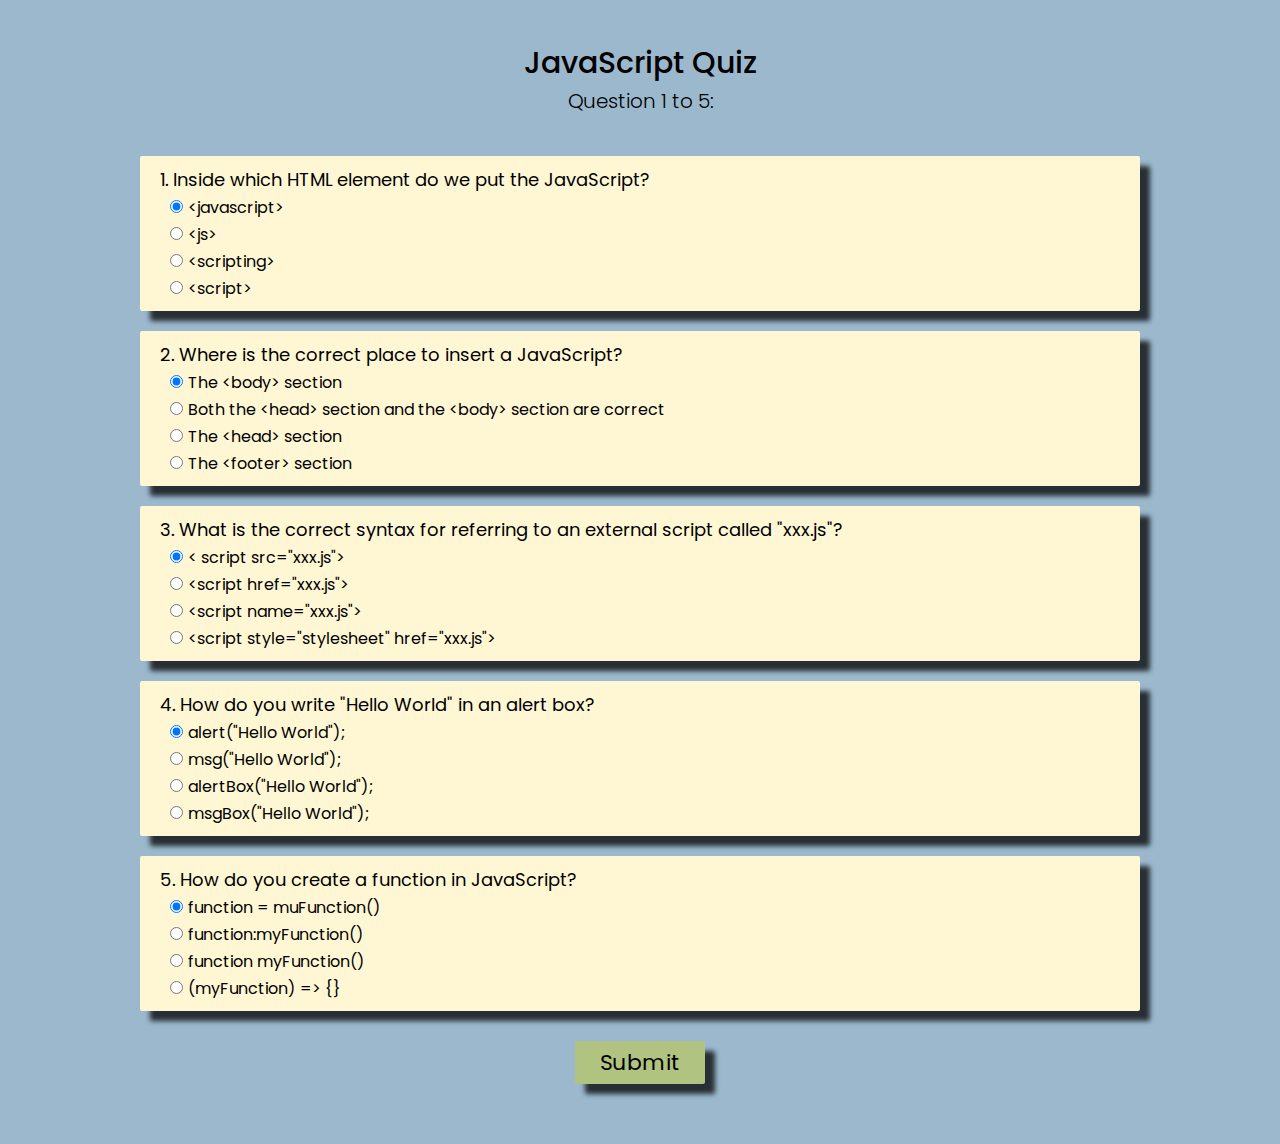
<file: 1-quiz.html>
<!DOCTYPE html>
<html lang="en">
  <head>
    <meta charset="UTF-8" />
    <meta http-equiv="X-UA-Compatible" content="IE=edge" />
    <meta name="viewport" content="width=device-width, initial-scale=1.0" />
    <title>Daily Quiz - JavaScript</title>

    <link rel="icon" type="image/x-icon" href="/Media/Favicon/favicon.ico" />
    <link rel="stylesheet" href="./1-quiz.css" />
  </head>
  <body>
    <main>
      <section class="quiz">
        <div class="heading">
          <p class="title">JavaScript Quiz</p>
          <p class="subtitle">Question 1 to 5:</p>
        </div>

        <div class="result hide">
          <p></p>
          <p class="reload">
            <button onclick="refreshPage()">Try again</button>
          </p>
        </div>

        <form class="quiz-form">
          <div class="question">
            <p>1. Inside which HTML element do we put the JavaScript?</p>
            <div class="option">
              <input type="radio" name="q1" value="A" checked />
              <label for="A">&lt;javascript&gt;</label>
            </div>
            <div class="option">
              <input type="radio" name="q1" value="B" />
              <label for="B">&lt;js&gt;</label>
            </div>
            <div class="option">
              <input type="radio" name="q1" value="C" />
              <label for="C">&lt;scripting&gt;</label>
            </div>
            <div class="option">
              <input type="radio" name="q1" value="D" />
              <label for="D">&lt;script&gt;</label>
            </div>
          </div>

          <div class="question">
            <p>2. Where is the correct place to insert a JavaScript?</p>

            <div class="option">
              <input type="radio" name="q2" value="A" checked />
              <label for="A">The &lt;body&gt; section</label>
            </div>
            <div class="option">
              <input type="radio" name="q2" value="B" />
              <label for="B"
                >Both the &lt;head&gt; section and the &lt;body&gt; section are
                correct</label
              >
            </div>
            <div class="option">
              <input type="radio" name="q2" value="C" />
              <label for="C">The &lt;head&gt; section</label>
            </div>
            <div class="option">
              <input type="radio" name="q2" value="D" />
              <label for="D">The &lt;footer&gt; section</label>
            </div>
          </div>

          <div class="question">
            <p>
              3. What is the correct syntax for referring to an external script
              called "xxx.js"?
            </p>
            <div class="option">
              <input type="radio" name="q3" value="A" checked />
              <label for="A">&lt; script src="xxx.js"&gt;</label>
            </div>
            <div class="option">
              <input type="radio" name="q3" value="B" />
              <label for="B"> &lt;script href="xxx.js"&gt;</label>
            </div>
            <div class="option">
              <input type="radio" name="q3" value="C" />
              <label for="C">&lt;script name="xxx.js"&gt;</label>
            </div>
            <div class="option">
              <input type="radio" name="q3" value="D" />
              <label for="D"
                >&lt;script style="stylesheet" href="xxx.js"&gt;</label
              >
            </div>
          </div>

          <div class="question">
            <p>4. How do you write "Hello World" in an alert box?</p>
            <div class="option">
              <input type="radio" name="q4" value="A" checked />
              <label for="A">alert("Hello World");</label>
            </div>
            <div class="option">
              <input type="radio" name="q4" value="B" />
              <label for="B">msg("Hello World");</label>
            </div>
            <div class="option">
              <input type="radio" name="q4" value="C" />
              <label for="C">alertBox("Hello World");</label>
            </div>
            <div class="option">
              <input type="radio" name="q4" value="D" />
              <label for="D">msgBox("Hello World");</label>
            </div>
          </div>

          <div class="question">
            <p>5. How do you create a function in JavaScript?</p>
            <div class="option">
              <input type="radio" name="q5" value="A" checked />
              <label for="A">function = muFunction()</label>
            </div>
            <div class="option">
              <input type="radio" name="q5" value="B" />
              <label for="B">function:myFunction()</label>
            </div>
            <div class="option">
              <input type="radio" name="q5" value="C" />
              <label for="C">function myFunction()</label>
            </div>
            <div class="option">
              <input type="radio" name="q5" value="D" />
              <label for="D">(myFunction) => {}</label>
            </div>
          </div>
          <div class="submit">
            <input type="submit" value="Submit" />
          </div>
        </form>
      </section>
    </main>

    <script src="./1-quiz.js"></script>
  </body>
</html>
</file>
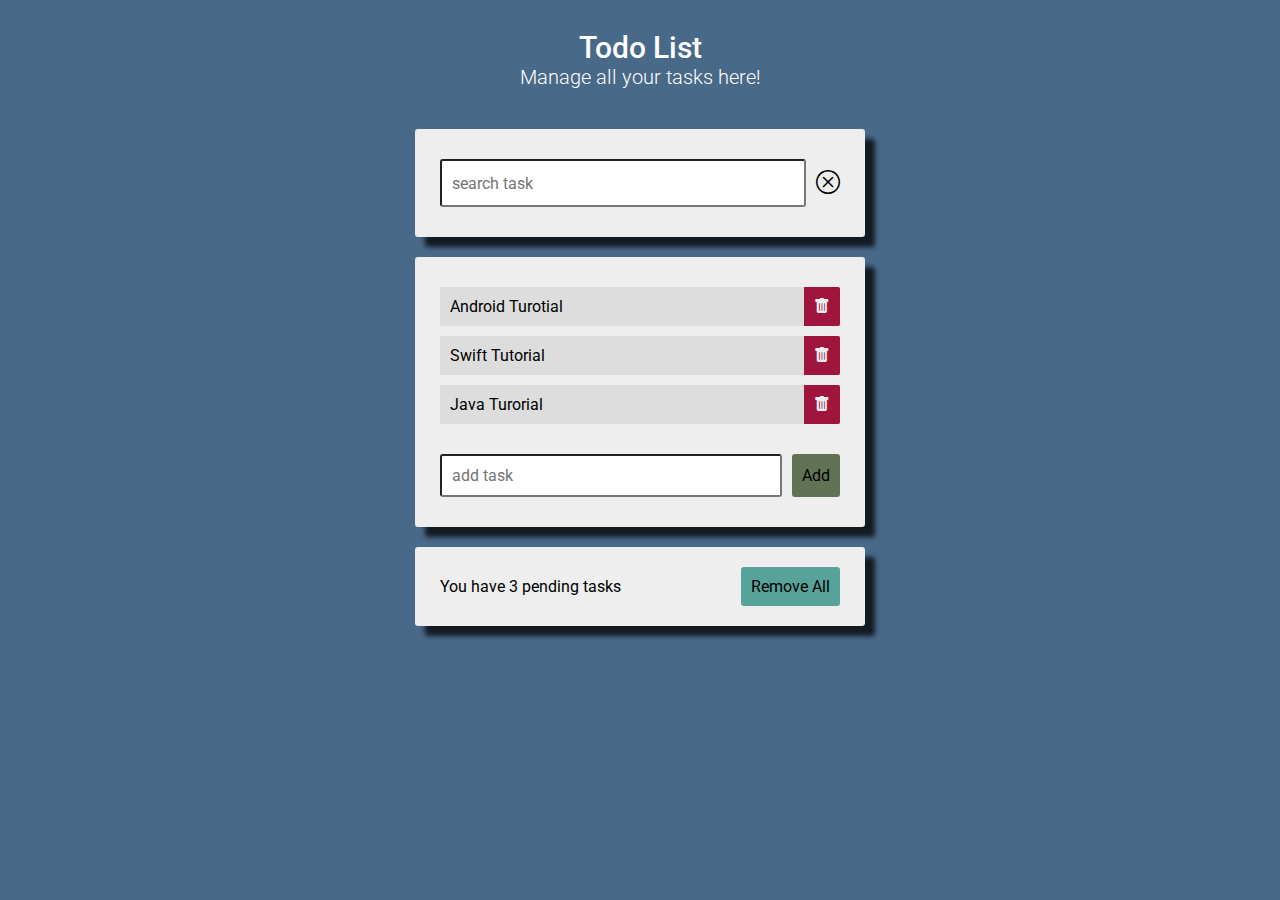
<file: 2-js-todolist.html>
<!DOCTYPE html>
<html lang="en">

<head>
  <meta charset="UTF-8">
  <meta http-equiv="X-UA-Compatible" content="IE-edge">
  <meta name="viewport" content="width=device-width, initial-scale=1.0">

  <title>Todo list Manager by Yuriy Drkn</title>

  <link rel="icon" href="Media/Favicon/favicon.ico" type="image/x-icon">
  <link rel="stylesheet" href="Styles/2-todolist.css">
</head>

<body>
  <main>
    <div class="wrap">
      <section class="heading">
        <p class="title">Todo List</p>
        <p class="subtitle">Manage all your tasks here!</p>
      </section>

      <section class="task-manager">
        <div class="search-box">
          <form class="search">
            <input type="text" name="task" placeholder="search task" autocomplete="off">
            <i class="bi bi-x-circle reset"></i>
          </form>
        </div>
        <div class="task-box">
          <ul class="tasks">
            <li>
              <span>Android Turotial</span>
              <i class="bi bi-trash-fill delete"></i>
            </li>
            <li>
              <span>Swift Tutorial</span>
              <i class="bi bi-trash-fill delete"></i>
            </li>
            <li>
              <span>Java Turorial</span>
              <i class="bi bi-trash-fill delete"></i>
            </li>
          </ul>
          <form class="add">
            <input type="text" name="task" placeholder="add task" autocapitalize="off">
            <input type="submit" value="Add">
          </form>

        </div>
        <div class="message">
          <span></span>
          <button class="clear">Remove All</button>
        </div>
      </section>
    </div>
  </main>

  <script src="Scripts/2-todolist.js"></script>
</body>

</html>
</file>
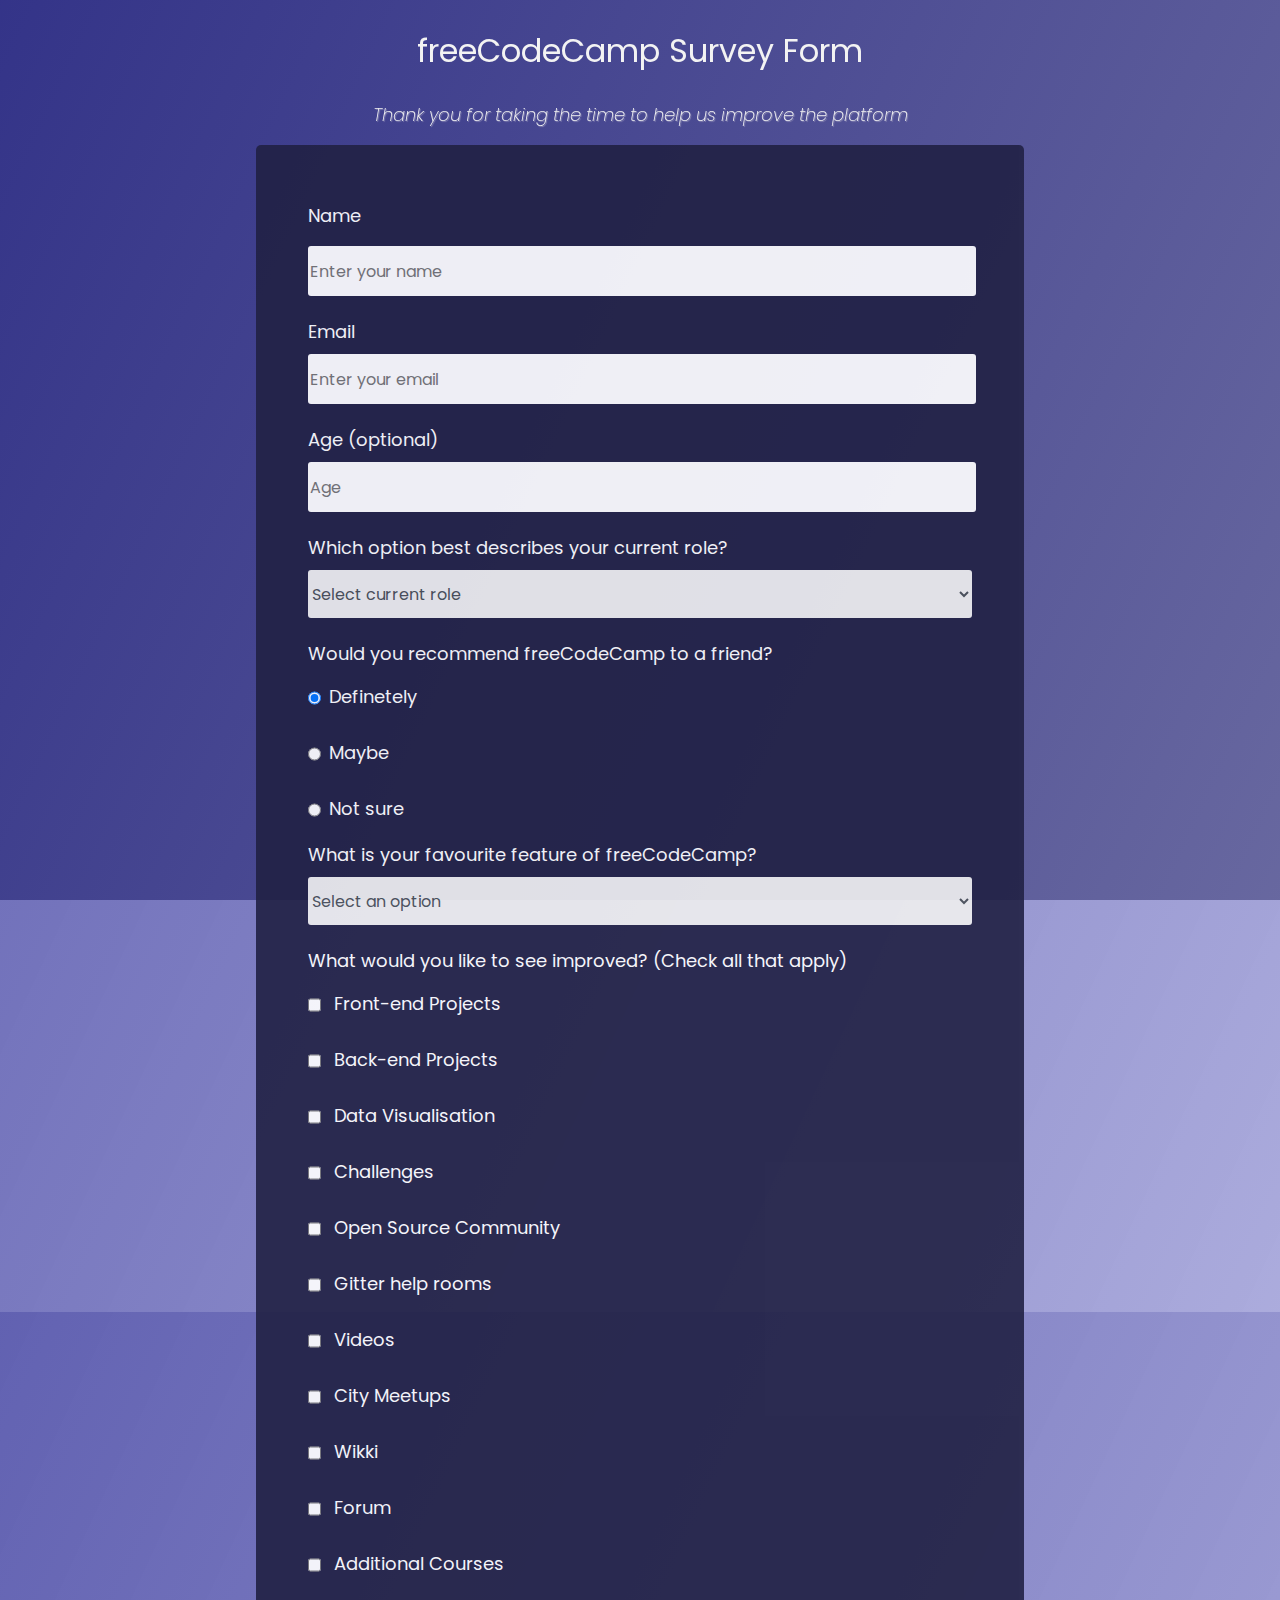
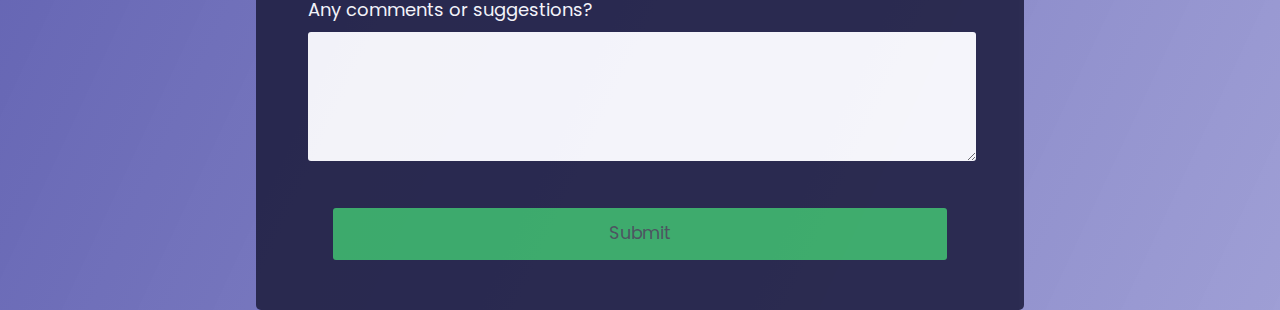
<file: 2A-Surveyform.html>
<!DOCTYPE html>
<html lang="en">

<head>
  <meta charset="UTF-8">
  <meta name="viewport" content="width=device-width, initial-scale=1.0">
  <title>freeCodeCamp Survey Form</title>
  <link rel="stylesheet" href="2A-Surveyform.css">
</head>

<body>


  <header>
    <h1 id="title">freeCodeCamp Survey Form</h1>
    <h3 id="description" class="description text-center">Thank you for taking the time to help us improve the platform
    </h3>
  </header>

  <form method="post" id="survey-form">
    <fieldset>
      <label for="name" id="name-label">Name </label>
      <input type="text" id="name" name="name" placeholder="Enter your name" required>

      <label for="email" id="email-label"> Email <input type="email" id="email" name="email"
          pattern="/^[a-zA-Z0-9.!#$%&'*+/=?^_`{|}~-]+@[a-zA-Z0-9-]+(?:\.[a-zA-Z0-9-]+)*$/"
          placeholder="Enter your email" required></label>


      <label for="number" id="number-label">Age (optional)
        <input type="number" id="number" name="number" min="1" max="2" placeholder="Age" required>
      </label>


      <label for="dropdown" id="dropdown-label">Which option best describes your current role?
        <select id="dropdown" required>
          <option value="" selected>Select current role</option>
          <option value="1">Student</option>
          <option value="2">Full Time Job</option>
          <option value="3">Full Time Learner</option>
          <option value="4">Prefer not to say</option>
          <option value="5">Other</option>
        </select>
      </label>

      <label>Would you recommend freeCodeCamp to a friend?</legend>
        <label for="definetely-label"><input type="radio" id="definitely-label" name="recommendation-type"
            class="inline" value="definetely" checked>Definetely</label>
        <label for="maybe-label"><input type="radio" id="maybe-label" value="maybe" name="recommendation-type"
            class="inline">Maybe</label>
        <label for="notsure-label"><input type="radio" id="notsure-label" value="notsure" name="recommendation-type"
            class="inline">Not sure</label>



        <label>What is your favourite feature of freeCodeCamp?
          <select>
            <option value="">Select an option</option>
            <option value="1">Challenges</option>
            <option value="2">Projects</option>
            <option value="3">Community</option>
            <option value="4">Open Source</option>
          </select>
        </label>


        <label>What would you like to see improved? <span>(Check all that apply)</span></label>
        <label for="front-end-projects"><input type='checkbox' class="inline" value="front-end-developer"
            id="front-end-projects"> Front-end Projects</label>

        <label for="back-end-projects"><input type='checkbox' class="inline" value="back-end-developer"
            id="back-end-projects"> Back-end Projects</label>

        <label for="data-visualization"><input type='checkbox' class="inline" value="data-visualisation"
            id="data-visualization"> Data Visualisation</label>

        <label for="challenges"><input type='checkbox' class="inline" value="challenges" id="challenges">
          Challenges</label>

        <label for="open-source-community"><input type='checkbox' class="inline" value="opensourcecommunity"
            id="open-source-communities"> Open Source Community</label>

        <label for="gitter-help-rooms"><input type='checkbox' class="inline" value="gitterhelprooms"
            id="gitter-help-rooms"> Gitter help rooms</label>

        <label for="videos"><input type='checkbox' value="videos" class="inline" id="videos"> Videos</label>

        <label for="city-meetups"><input type='checkbox' class="inline" value="citymeetups" id="city-meetups"> City
          Meetups</label>

        <label for="wikki"><input type='checkbox' value="wikki" class="inline" id="wikki"> Wikki</label>

        <label for="forum"><input type='checkbox' value="forum" class="inline" id="forum"> Forum</label>

        <label for="additional-courses"><input type='checkbox' class="inline" value="additionalcourse"
            id="additional-courses"> Additional Courses</label>

        <label>Any comments or suggestions?
          <textarea id="" name="" rows="5" cols="30"></textarea>
        </label>

    </fieldset>
    <input type="submit" id="submit" value="Submit">



  </form>

</body>

</html>
</file>
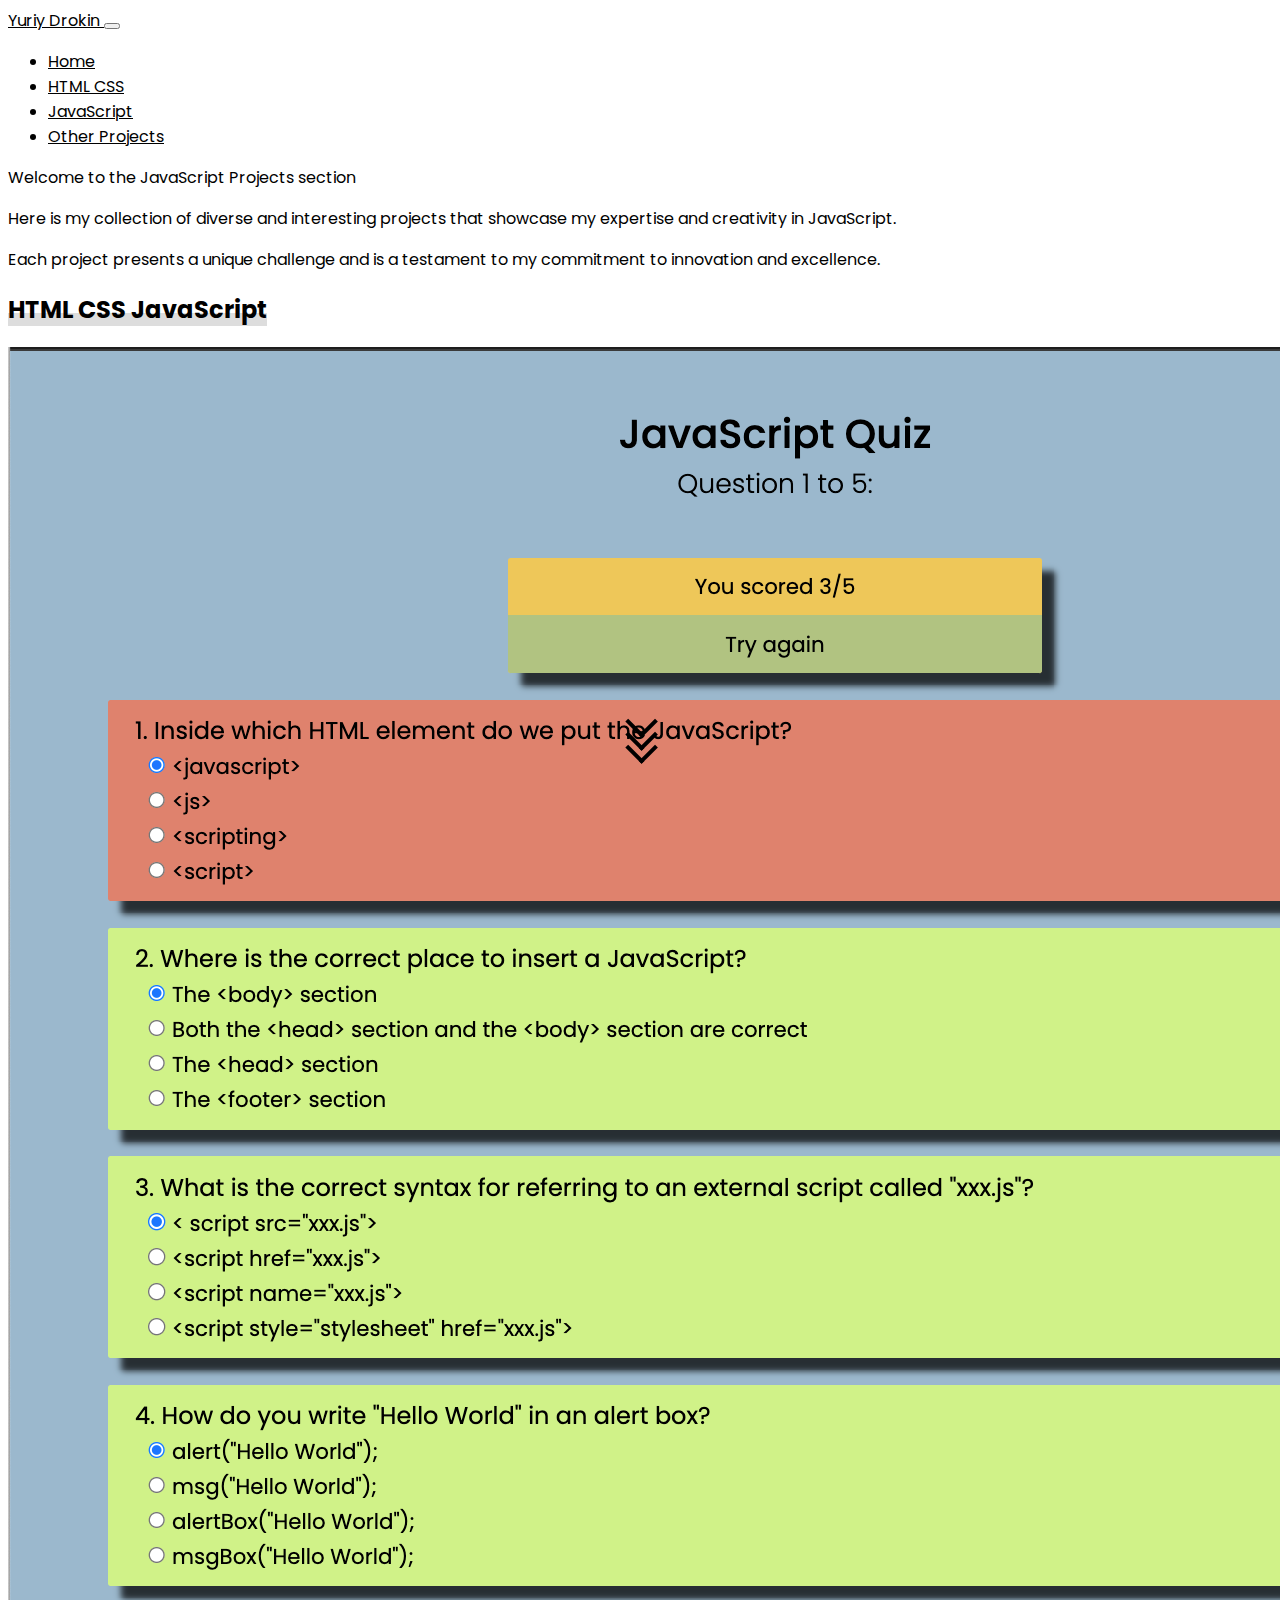
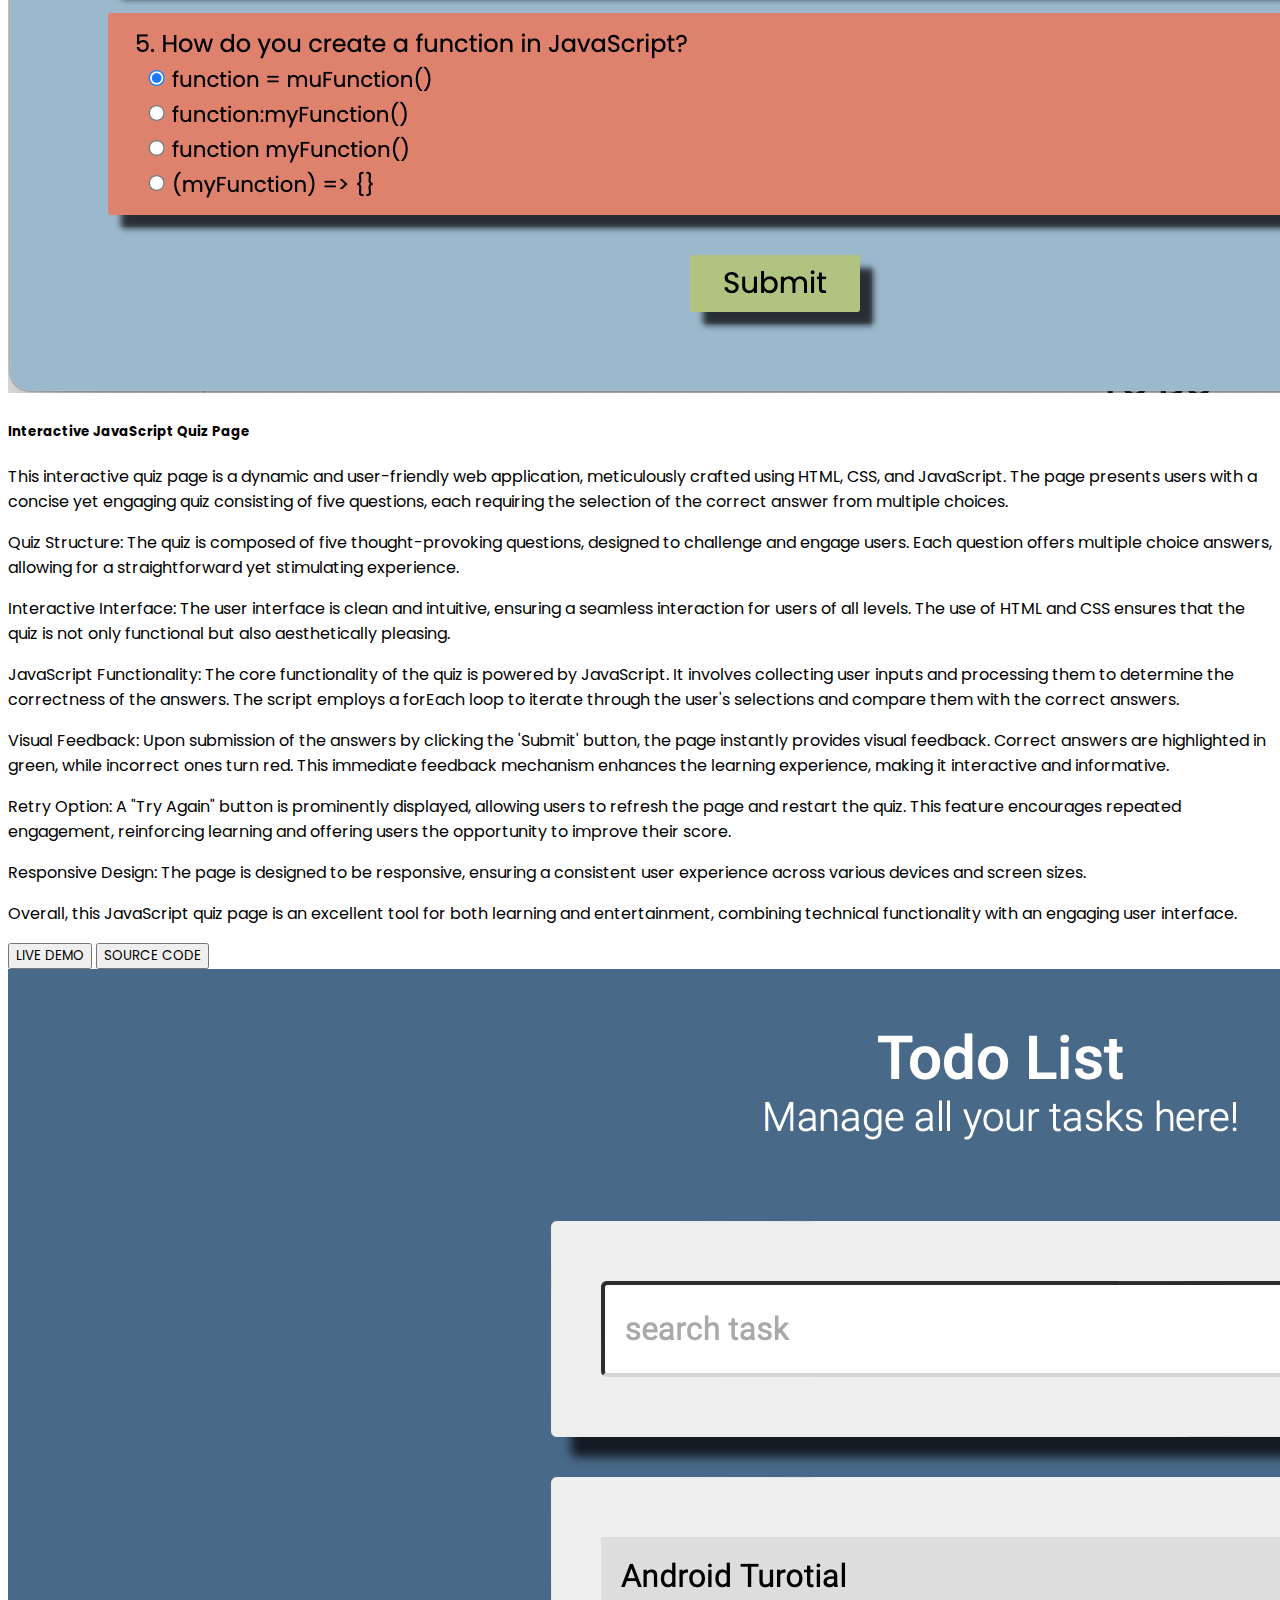
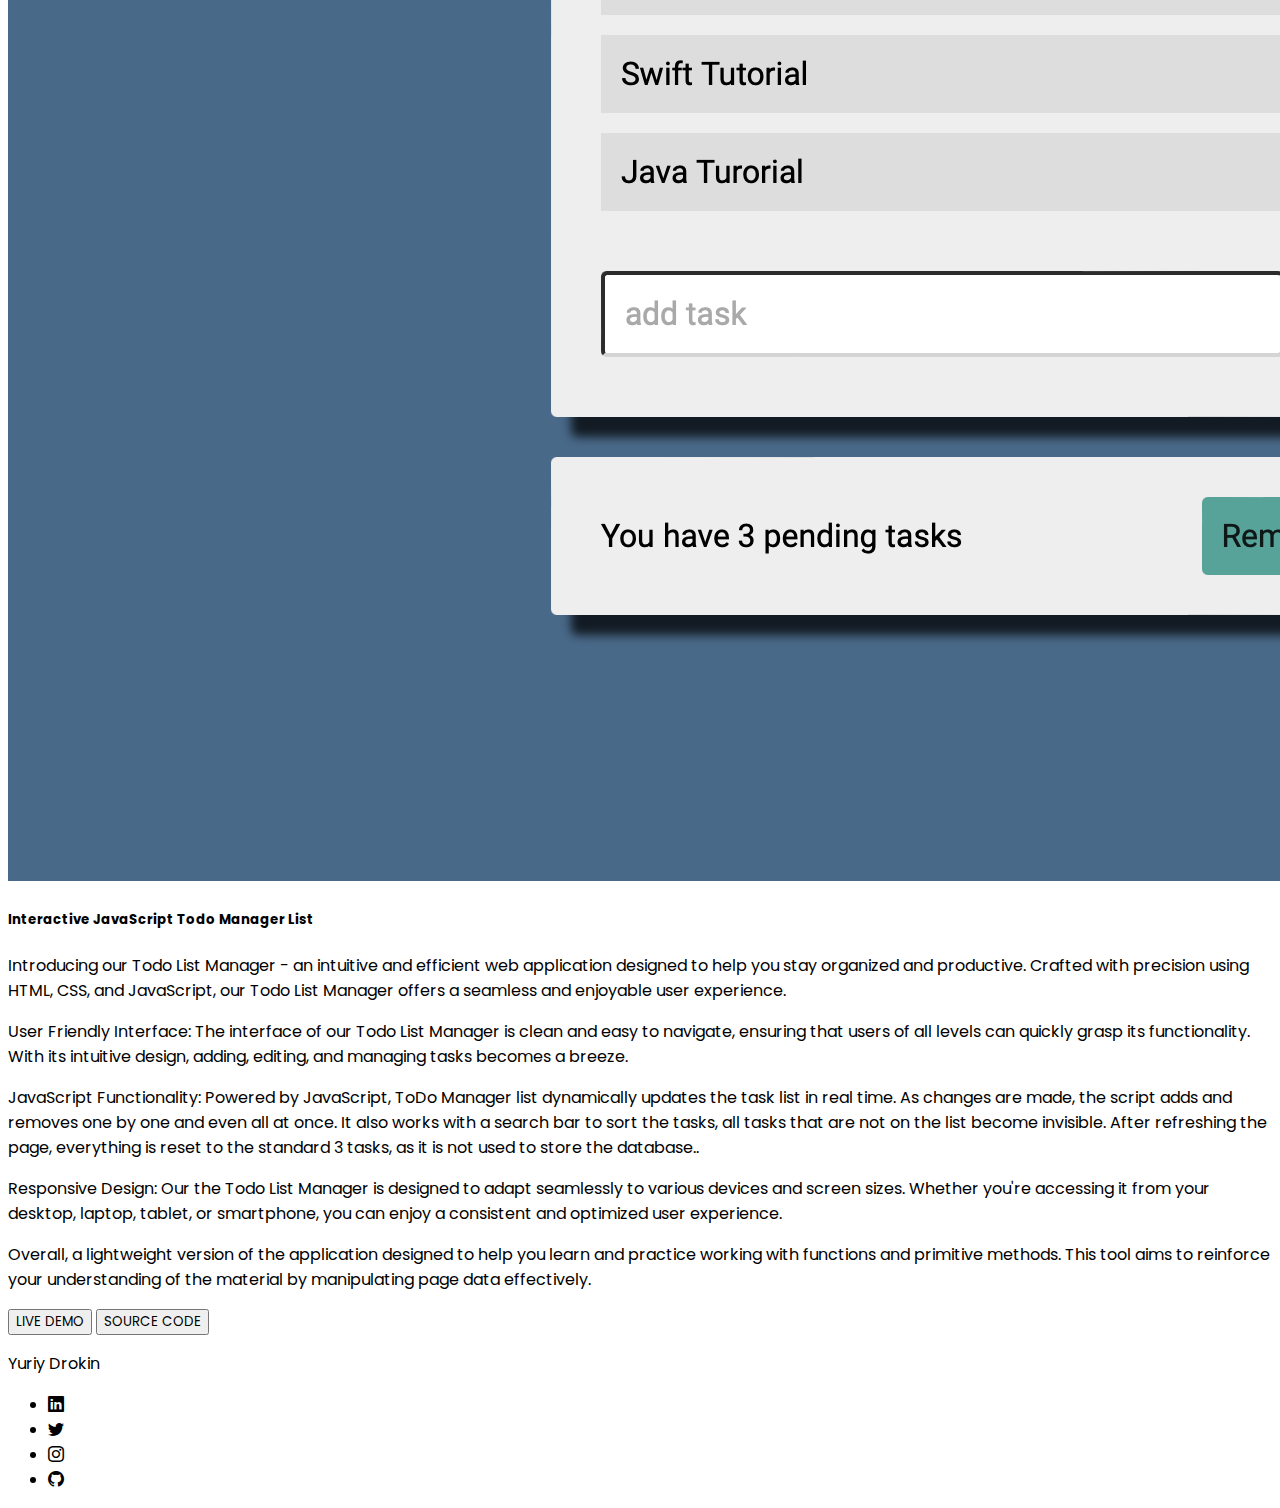
<file: javascript.html>
<!DOCTYPE html>
<html lang="en">

<head>
  <meta charset="UTF-8" />
  <meta name="viewport" content="width=device-width, initial-scale=1.0" />
  <title>JavaScript Projects</title>
  <link rel="icon" type="image/x-icon" href="/Media/Favicon/favicon.ico" />
  <link href="https://cdn.jsdelivr.net/npm/bootstrap@5.3.1/dist/css/bootstrap.min.css" rel="stylesheet"
    integrity="sha384-4bw+/aepP/YC94hEpVNVgiZdgIC5+VKNBQNGCHeKRQN+PtmoHDEXuppvnDJzQIu9" crossorigin="anonymous" />
  <link rel="stylesheet" href="style.css" />
</head>

<body>
  <header>
    <nav class="navbar navbar-expand-lg navbar-ligh bg-body-tertiary">
      <div class="container">
        <a class="navbar-brand" href="index.html"> Yuriy Drokin </a>
        <button class="navbar-toggler" type="button" data-bs-toggle="collapse" data-bs-target="#navbarNav"
          aria-controls="navbarNav" aria-expanded="false" aria-label="Toggle navigation">
          <span class="navbar-toggler-icon"></span>
        </button>
        <div class="collapse navbar-collapse justify-content-end" id="navbarNav">
          <ul class="navbar-nav">
            <li class="nav-item">
              <a class="nav-link" aria-current="index.html" href="index.html">Home</a>
            </li>
            <li class="nav-item">
              <a class="nav-link" href="htmlcss.html">HTML CSS</a>
            </li>
            <li class="nav-item">
              <a class="nav-link" href="javascript.html">JavaScript</a>
            </li>
            <li class="nav-item">
              <a class="nav-link" href="projects.html">Other Projects</a>
            </li>

          </ul>
        </div>
      </div>
    </nav>
  </header>

  <main class="container">
    <section>
      <div class="vh-100 d-flex flex-column justify-content-center align-items-center">
        <p class="fs-1 fw-bold">Welcome to the JavaScript Projects section</p>
        <p class="">
          Here is my collection of diverse and interesting projects that
          showcase my expertise and creativity in JavaScript.
        </p>

        <p>Each project presents a unique challenge and is a testament to my
          commitment to innovation and excellence.</p>
      </div>
      <div class="arrow-down my-5">
        <span></span>
        <span></span>
        <span></span>
      </div>
    </section>

    <section class="project-1 my-5">
      <div class="row">
        <div class="col-12">
          <h2 class="mb-4"><span>HTML CSS JavaScript</span></h2>
        </div>
        <div class="col-12">
          <div class="card mb-3" style="max-width: 100%">
            <div class="row g-0">
              <div class="col-md-4 d-flex align-items-center">
                <img src="./Media/Projcets-img/jsprojects/quizproject.png" class="img-fluid rounded-start" alt="..." />
              </div>
              <div class="col-md-8">
                <div class="card-body">
                  <h5 class="card-title">
                    Interactive JavaScript Quiz Page
                  </h5>
                  <p class="card-text">
                    This interactive quiz page is a dynamic and user-friendly web application, meticulously crafted
                    using HTML, CSS, and JavaScript. The page presents users with a concise yet engaging quiz consisting
                    of five questions, each requiring the selection of the correct answer from multiple choices.
                  </p>
                  <p><span class="fw-medium">Quiz Structure:</span> The quiz is composed of five thought-provoking
                    questions, designed to challenge and engage users. Each question offers multiple choice answers,
                    allowing for a straightforward yet stimulating experience.</p>

                  <p><span class="fw-medium">Interactive Interface:</span>
                    The user interface is clean and intuitive, ensuring a seamless interaction for users of all levels.
                    The use of HTML and CSS ensures that the quiz is not only functional but also aesthetically
                    pleasing.
                  </p>
                  <p><span class="fw-medium">JavaScript Functionality: </span>
                    The core functionality of the quiz is powered by JavaScript. It involves collecting user inputs and
                    processing them to determine the correctness of the answers. The script employs a <span
                      class="fw-medium">forEach</span> loop to iterate through the user's selections and compare them
                    with the correct answers.</p>

                  <p><span class="fw-medium">Visual Feedback:</span>
                    Upon submission of the answers by clicking the 'Submit' button, the page instantly provides visual
                    feedback. Correct answers are highlighted in green, while incorrect ones turn red. This immediate
                    feedback mechanism enhances the learning experience, making it interactive and informative.
                  </p>
                  <p><span class="fw-medium">Retry Option:</span>
                    A "Try Again" button is prominently displayed, allowing users to refresh the page and restart the
                    quiz. This feature encourages repeated engagement, reinforcing learning and offering users the
                    opportunity to improve their score.
                  </p>
                  <p><span class="fw-medium">Responsive Design:</span>
                    The page is designed to be responsive, ensuring a consistent user experience across various devices
                    and screen sizes.
                  </p>
                  <p>
                    <span class="fw-medium">Overall,</span> this JavaScript quiz page is an excellent tool for both
                    learning and entertainment, combining technical functionality with an engaging user interface.
                  </p>
                  <a href="./1-quiz.html" target="_blank">
                    <button type="button" class="btn btn-light border border-secondary border-2">
                      LIVE DEMO
                    </button></a>
                  <a href="https://github.com/YuriyDrokin/PracticeHTMLCSSJS/tree/main/QuizApplication"><button
                      type="button" class="btn btn-dark">
                      SOURCE CODE
                    </button></a>

                </div>
              </div>
            </div>
          </div>
        </div><!-- End of First project -->


        <!-- Second project Todo Manager List-->

        <div class="col-12">
          <div class="card mb-3" style="max-width: 100%">
            <div class="row g-0">
              <div class="col-md-4 d-flex align-items-center">
                <img src="./Media/Projcets-img/jsprojects/todomanagerlist.png" class="img-fluid rounded-start"
                  alt="..." />
              </div>

              <div class="col-md-8">
                <div class="card-body">
                  <h5 class="card-title">Interactive JavaScript Todo Manager List</h5>

                  <p>

                    Introducing our Todo List Manager - an intuitive and efficient web application designed to help you
                    stay organized and productive. Crafted with precision using HTML, CSS, and JavaScript, our Todo List
                    Manager offers a seamless and enjoyable user experience.
                  </p>

                  <p><span class="fw-medium">User Friendly Interface:</span> The interface of our Todo List Manager is
                    clean and easy to navigate, ensuring that users of all levels can quickly grasp its functionality.
                    With its intuitive design, adding, editing, and managing tasks becomes a breeze.</p>

                  <p><span class="fw-medium">JavaScript Functionality:</span> Powered by JavaScript, ToDo Manager list
                    dynamically updates the task list in real time. As changes are made, the script adds and removes one
                    by one and even all at once. It also works with a search bar to sort the tasks, all tasks that are
                    not on the list become invisible. After refreshing the page, everything is reset to the standard 3
                    tasks, as it is not used to store the database..</p>

                  <p><span class="fw-medium">Responsive Design:</span> Our the Todo List Manager is designed to adapt
                    seamlessly to various devices and screen sizes. Whether you're accessing it from your desktop,
                    laptop, tablet, or smartphone, you can enjoy a consistent and optimized user experience.</p>

                  <p><span class="fw-medium">Overall,</span> a lightweight version of the application designed to help
                    you learn and practice working with functions and primitive methods. This tool aims to reinforce
                    your understanding of the material by manipulating page data effectively. </p>

                  <a href="2-js-todolist.html" target="_blank">
                    <button type="button" class="btn btn-light border border-secondary border-2">
                      LIVE DEMO
                    </button></a>
                  <a href="https://github.com/YuriyDrokin/PracticeHTMLCSSJS/tree/main/Todo%20List%20Manager"
                    target="_blank">
                    <button type="button" class="btn btn-dark">
                      SOURCE CODE
                    </button>
                  </a>
                </div>
              </div>
            </div>
          </div>
        </div>
        <!-- End of Second project Todo Manager List-->
    </section>




    </section>
  </main>

  <footer class="bg-light pt-4 pb-2 closing">
    <div class="container d-flex flex-wrap">
      <p class="fs-4 fw-bold pe-4">Yuriy Drokin</p>
      <div class="d-flex flex-grow-1 justify-content-end align-items-center flex-wrap">
        <ul class="d-flex flex-row list-unstyled">
          <li class="px-2">
            <a href="https://www.linkedin.com/in/yuriy-drokin-914566a6/" target="_blank">
              <i class="bi bi-linkedin"></i>
            </a>
          </li>
          <li class="px-2">
            <a href="https://twitter.com/YuriyDrkn" target="_blank">
              <i class="bi bi-twitter"></i>
            </a>
          </li>
          <li class="px-2">
            <a href="https://www.instagram.com/yuriydrokin/" target="_blank">
              <i class="bi bi-instagram"></i>
            </a>
          </li>
          <li class="px-2">
            <a href="https://github.com/YuriyDrokin" target="_blank">
              <i class="bi bi-github"></i>
            </a>
          </li>
        </ul>
      </div>
    </div>
  </footer>

  <script src="https://cdn.jsdelivr.net/npm/bootstrap@5.3.1/dist/js/bootstrap.bundle.min.js"
    integrity="sha384-HwwvtgBNo3bZJJLYd8oVXjrBZt8cqVSpeBNS5n7C8IVInixGAoxmnlMuBnhbgrkm"
    crossorigin="anonymous"></script>
</body>

</html>
</file>
<file: 2A-Surveyform.css>
@import url("https://fonts.googleapis.com/css2?family=Poppins:wght@100;200;300;400;500;600;700;800;900&display=swap");

:root {
  --color-white: #f3f3f3;
}

body {
  font-family: Poppins, sans-serif;
  width: 100%;
  height: 100vw;
  margin: 0;
  font-size: 16px;
  line-height: 1.4;
  color: var(--color-white);
  background-image: linear-gradient(
      115deg,
      rgba(58, 58, 158, 0.8),
      rgba(136, 136, 206, 0.7)
    ),
    url(https://cdn.freecodecamp.org/testable-projects-fcc/images/survey-form-background.jpeg);
}

body::before {
  content: " ";
  position: fixed;
  top: 0;
  left: 0;
  height: 100%;
  width: 100%;
  z-index: -1;
  background: #1b1b32;
  background-image: linear-gradient(
      115deg,
      rgba(58, 58, 158, 0.8),
      rgba(136, 136, 206, 0.7)
    ),
    url(https://cdn.freecodecamp.org/testable-projects-fcc/images/survey-form-background.jpeg);
  background-size: cover;
  background-repeat: no-repeat;
  background-position: center;
}

h1 {
  font-family: Poppins, sans-serif;
  font-size: 32px;
  line-height: 38px;
  font-weight: 400;
  margin: 1em auto;
  text-align: center;
  color: var(--color-white);
}
h3 {
  font-family: Poppins, sans-serif;
  font-style: italic;
  color: var(--color-white);
  text-align: center;
  font-size: 18px;
  font-weight: 200;
  line-height: 25px;
}

.description {
  font-style: italic;
  font-weight: 200;
  text-shadow: 1px 1px 1px rgba(244, 238, 238, 0.4);
}
form {
  width: 60vw;
  max-width: 800px;
  min-width: 400px;
  margin: 0 auto;
  padding-bottom: 2em;
  background: #222245;
  color: #ffffff;
  opacity: 0.91;
  border-radius: 5px;
}
fieldset {
  border: none;
  padding: 50px 50px 0px 50px;
}
label {
  display: block;
  margin: 0.5rem 0;
  font-size: 18px;
  font-weight: 400;
  line-height: 25px;
}
input,
textarea,
select {
  margin: 10px 0px 15px 0px;
  width: 100%;
  min-height: 3em;
  border: none;
  border-radius: 3px;
  font-family: Poppins, sans-serif;
  font-size: 16px;
  font-weight: 400;
  color: #495057;
  line-height: 25px;
}
.inline {
  width: unset;
  margin: 0 0.5rem 0 0;
  vertical-align: middle;
  display: inline;
}
input[type="submit"] {
  display: block;
  width: 80%;
  margin: 1em auto;
  height: 2em;
  font-size: 1.1rem;
  background-color: #37af65;
  color: f3f3f3;
  min-width: 300px;
}
</file>
<file: style.css>
@import url("https://fonts.googleapis.com/css2?family=Poppins:wght@100;200;300;400;500;600;700;800;900&display=swap");
/* Option 2: Import via CSS */
@import url("https://cdn.jsdelivr.net/npm/bootstrap-icons@1.3.0/font/bootstrap-icons.css");
* {
  font-family: "Poppins", sans-serif;
}

.container a {
  color: black;
}
.container a:hover {
  color: green;
}

.introduction img {
  width: 175px;
  height: 175px;
}

.section {
  margin: 7rem 0;
}
.mw-650 {
  max-width: 650px;
}
h2 span {
  background: linear-gradient(#ffffff 60%, #dddddd 30%);
}

.arrow-down {
  position: absolute;
  top: 80%;
  left: 50%;
  transform: translate(-50%, -50%);
  transform: rotate(360deg);
  cursor: pointer;
}

.arrow-down span {
  display: block;
  width: 1.5vw;
  height: 1.5vw;
  border-bottom: 0.3rem solid black;
  border-right: 0.3rem solid black;
  transform: rotate(45deg);
  margin: -10px;
  animation: animate 2s infinite;
}

.arrow-down span:nth-child(2) {
  animation-delay: -0.2s;
}

.arrow-down span:nth-child(3) {
  animation-delay: -0.4s;
}

@keyframes animate {
  0% {
    opacity: 0;
    transform: rotate(45deg) translate(-20px, -20px);
  }
  50% {
    opacity: 1;
  }
  100% {
    opacity: 0;
    transform: rotate(45deg) translate(20px, 20px);
  }
}
</file>
<file: 1-quiz.css>
@import url("https://fonts.googleapis.com/css2?family=Poppins:wght@100;200;300;400;500;600;700;800;900&display=swap");
@import url("https://cdn.jsdelivr.net/npm/bootstrap-icons@1.11.2/font/bootstrap-icons.min.css");

:root {
  --box-shadow: 10px 10px 5px 0px rgba(0, 0, 0, 0.75);
}

* {
  margin: 0;
  padding: 0;
  box-sizing: border-box;
  font-size: 16px;
  font-family: "Poppins", sans-serif;
  text-decoration: none;
  list-style: none;
}

.quiz {
  background-color: #9bb8cd;
  padding: 30px;
}

.heading {
  margin: 10px auto 40px auto;
}

.heading .title {
  font-size: 30px;
  color: #000;
  font-weight: 500;
  text-align: center;
}

.heading .subtitle {
  font-size: 20px;
  color: #000;
  font-weight: 300;
  text-align: center;
}
span {
  font-weight: bold;
}

.result {
  text-align: center;
  min-width: 350px;
  max-width: 400px;
  margin: 20px auto;
  border-radius: 2px;
  font-size: 20px;
  background-color: #eec759;

  box-shadow: var(--box-shadow);
}

.result p:first-child {
  padding: 10px 20px;
}

.hide {
  display: none;
}

.reload button {
  background-color: #b1c381;
  color: #000;
  padding: 10px 20px;
  border-radius: 0px 0px 2px 2px;
  width: 100%;
  border: 0;
}
.reload button:hover {
  background-color: #9fb074;
  cursor: pointer;
}
.quiz-form {
  max-width: 1000px;
  margin: auto;
}

.question {
  background-color: #fff7d4;
  padding: 10px 20px;
  border-radius: 2px;
  margin: 20px 0px;
  box-shadow: var(--box-shadow);
}

.question > * {
  font-size: 18px;
}

.option {
  margin-left: 10px;
}

.correct {
  background-color: #d0f288;
}

.wrong {
  background-color: #df826c;
}
.submit {
  text-align: center;
  margin: 30px 0px;
}

.submit input {
  background-color: #b1c381;
  padding: 5px 25px;
  color: #000;
  font-size: 22px;
  border-radius: 2px;
  box-shadow: var(--box-shadow);
  border: 0;
}
.submit input:hover {
  background-color: #9fb074;
}
</file>
<file: Styles/2-todolist.css>
@import url("https://cdn.jsdelivr.net/npm/bootstrap-icons@1.11.3/font/bootstrap-icons.min.css");
@import url("https://fonts.googleapis.com/css2?family=Poppins:ital,wght@0,100;0,200;0,300;0,400;0,500;0,600;0,700;0,800;0,900;1,100;1,200;1,300;1,400;1,500;1,600;1,700;1,800;1,900&family=Roboto+Condensed:ital,wght@0,100..900;1,100..900&family=Roboto:ital,wght@0,100;0,300;0,400;0,500;0,700;0,900;1,100;1,300;1,400;1,500;1,700;1,900&display=swap");

@import url("https://fonts.googleapis.com/css2?family=Poppins:ital,wght@0,100;0,200;0,300;0,400;0,500;0,600;0,700;0,800;0,900;1,100;1,200;1,300;1,400;1,500;1,600;1,700;1,800;1,900&family=Roboto+Condensed:ital,wght@0,100..900;1,100..900&display=swap");
:root {
  --box-shadow: rgba(0, 0, 0, 0.24) 0px 3px 8px;
  --box-shadow1: 10px 10px 5px 0px rgba(0, 0, 0, 0.75);
}

* {
  margin: 0;
  padding: 0;
  box-sizing: border-box;
  font-size: 16px;
  font-family: "Roboto", "Poppins", sans-serif;
  text-decoration: none;
  list-style: none;
}

.wrap {
  background-color: #496989;
  min-height: 100vh;

  padding: 20px;
}

.heading {
  margin: 10px auto 40px auto;
}

.heading .title {
  font-size: 30px;
  color: #ffffff;
  font-weight: 500;
  text-align: center;
}

.heading .subtitle {
  font-size: 20px;
  color: #ffffff;
  font-weight: 300;
  text-align: center;
}

.task-manager {
  min-width: 350px;
  max-width: 450px;
  margin: auto;
}

.search-box,
.task-box,
.message {
  background-color: #eeeeee;
  padding: 20px 25px;
  border-radius: 3px;
  margin: 20px 0px;
  box-shadow: var(--box-shadow1);
}

.search-box .search {
  display: flex;
  margin: 10px 0px;
}
.search-box input {
  border-radius: 3px;
  width: 100%;
  margin-right: 10px;
  padding: 10px;
  font-size: 16px;
}

.search-box i.reset {
  font-size: 24px;
  height: 100%;
  padding: 10px 0px;
  cursor: pointer;
}

.task-box .task {
  margin: 10px 0px;
}

.task-box li {
  background-color: #dddddd;
  margin: 10px 0px;
  display: flex;
  justify-content: space-between;
}

.task-box span {
  padding: 10px;
}

.task-box i.delete {
  color: #eeeeee;
  background-color: #a0153e;
  border-radius: 0px 2px 2px 0px;
  height: 100%;
  padding: 10px;
  cursor: pointer;
}

.task-box .add {
  display: flex;
  margin: 30px 0px 10px 0px;
}

.task-box input[type="text"] {
  border-radius: 3px;
  width: 100%;
  margin-right: 10px;
  padding: 10px;
  font-size: 16px;
}

.task-box input[type="submit"] {
  padding: 10px;
  font-size: 16px;
  cursor: pointer;
  background-color: #627254;
  border: 0px;
  border-radius: 3px;
}
.message {
  display: flex;
  justify-content: space-between;
  align-items: center;
}

.message button {
  border: 0px;
  background-color: #58a399;
  cursor: pointer;
  padding: 10px;
  font-size: 16px;
  border-radius: 3px;
}

.hide {
  display: none !important;
}
</file>
